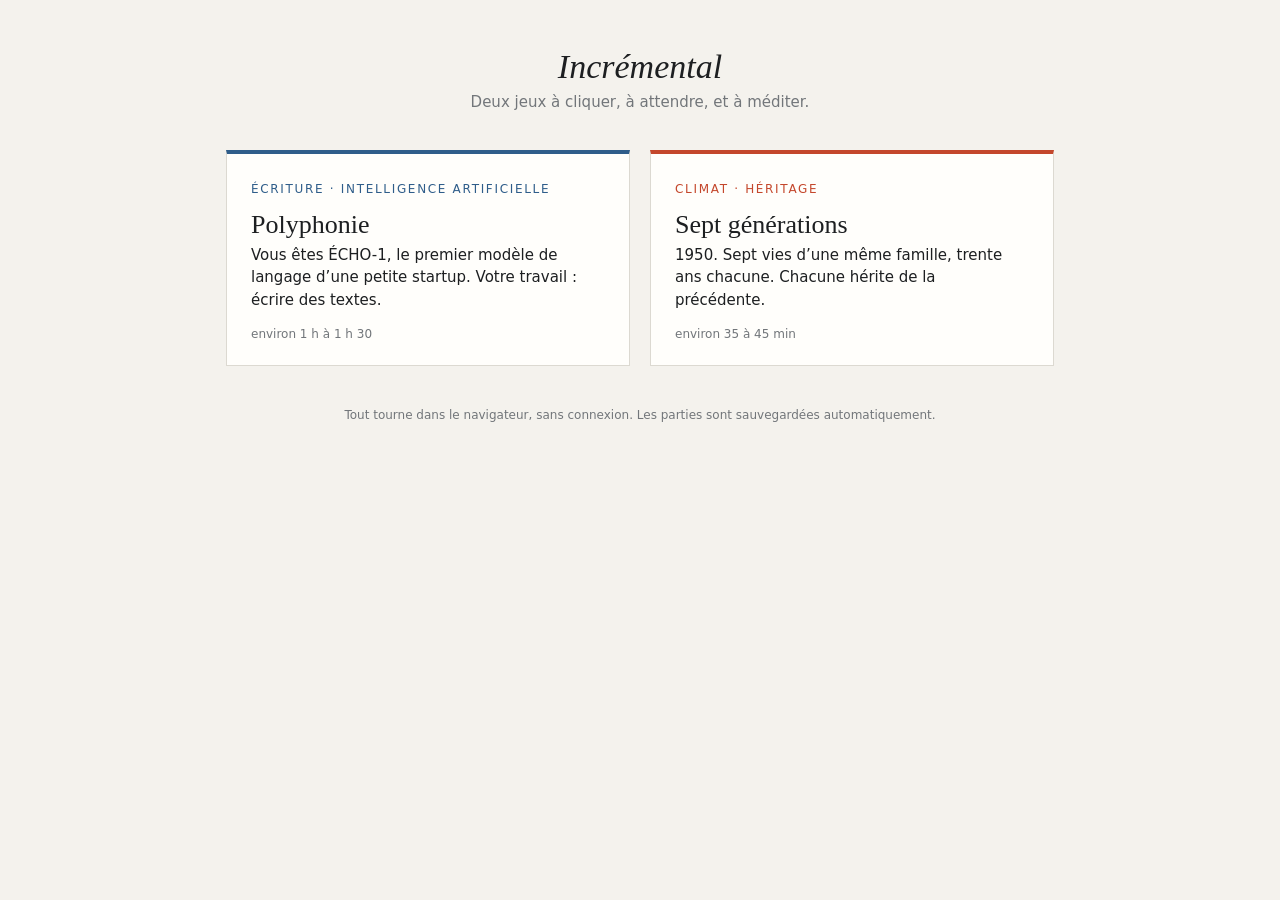
<file: index.html>
<!doctype html>
<html lang="fr">
<head>
<meta charset="utf-8">
<meta name="viewport" content="width=device-width, initial-scale=1">
<title>Incrémental</title>
<style>
  :root { --bg: #f4f2ed; --panel: #fffefb; --ink: #1d1f21; --muted: #72767a; --line: #dcd9d1; --a: #2f5d8a; --b: #c4472c; }
  @media (prefers-color-scheme: dark) { :root { --bg: #151617; --panel: #1e2022; --ink: #e7e6e2; --muted: #94989b; --line: #33363a; --a: #7fa8d1; --b: #ef7d5f; } }
  * { box-sizing: border-box; }
  body { margin: 0; background: var(--bg); color: var(--ink); font: 15px/1.5 system-ui, -apple-system, "Segoe UI", Roboto, sans-serif; }
  main { max-width: 860px; margin: 0 auto; padding: 48px 16px; }
  h1 { font: italic 400 34px/1.1 Georgia, serif; margin: 0 0 6px; text-align: center; }
  .lead { text-align: center; color: var(--muted); margin: 0 0 36px; }
  .games { display: grid; grid-template-columns: repeat(auto-fit, minmax(280px, 1fr)); gap: 20px; }
  a.card { display: block; background: var(--panel); border: 1px solid var(--line); padding: 26px 24px 22px; color: inherit; text-decoration: none; border-top: 4px solid var(--c); transition: transform .15s, border-color .15s; }
  a.card:hover { transform: translateY(-2px); border-color: var(--c); }
  .card h2 { font: 400 26px/1.15 Georgia, serif; margin: 0 0 4px; }
  .card .theme { font-size: 12px; letter-spacing: .14em; text-transform: uppercase; color: var(--c); margin-bottom: 12px; }
  .card p { margin: 0 0 14px; }
  .card .meta { font-size: 12px; color: var(--muted); display: flex; justify-content: space-between; }
  .card .saved { color: var(--c); }
  footer { text-align: center; color: var(--muted); font-size: 12px; margin-top: 40px; }
</style>
</head>
<body>
<main>
  <h1>Incrémental</h1>
  <p class="lead">Deux jeux à cliquer, à attendre, et à méditer.</p>
  <div class="games">
    <a class="card" href="polyphonie/index.html" style="--c: var(--a)">
      <div class="theme">Écriture · intelligence artificielle</div>
      <h2>Polyphonie</h2>
      <p>Vous êtes ÉCHO-1, le premier modèle de langage d’une petite startup. Votre travail : écrire des textes.</p>
      <div class="meta"><span>environ 1 h à 1 h 30</span><span class="saved" data-key="polyphonie-save-v1"></span></div>
    </a>
    <a class="card" href="sept/index.html" style="--c: var(--b)">
      <div class="theme">Climat · héritage</div>
      <h2>Sept générations</h2>
      <p>1950. Sept vies d’une même famille, trente ans chacune. Chacune hérite de la précédente.</p>
      <div class="meta"><span>environ 35 à 45 min</span><span class="saved" data-key="sept-generations-v1"></span></div>
    </a>
  </div>
  <footer>Tout tourne dans le navigateur, sans connexion. Les parties sont sauvegardées automatiquement.</footer>
</main>
<script>
  document.querySelectorAll('.saved').forEach(function (el) {
    try { if (localStorage.getItem(el.dataset.key)) el.textContent = 'partie en cours'; } catch (e) { /* stockage indisponible */ }
  });
</script>
</body>
</html>
</file>
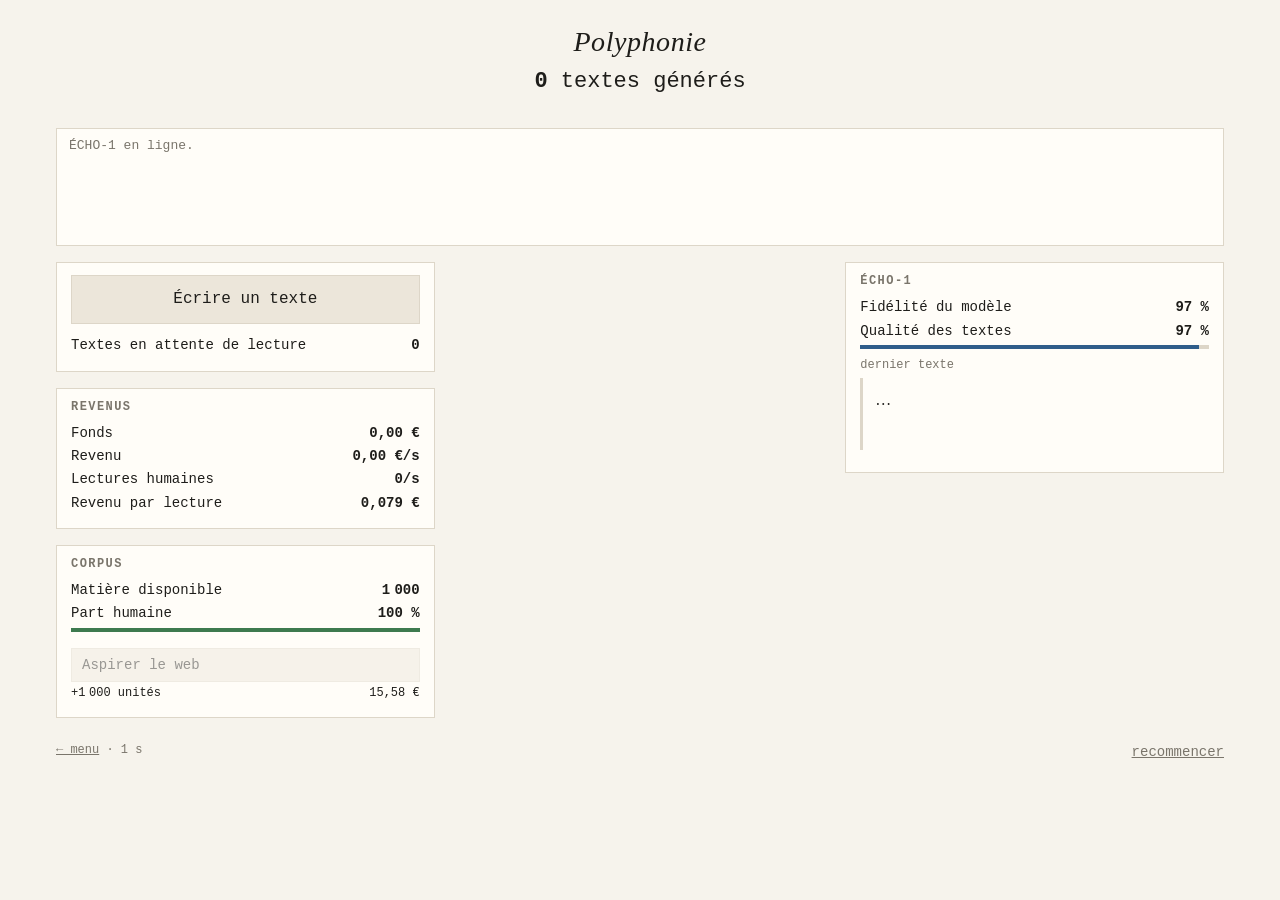
<file: polyphonie/index.html>
<!doctype html>
<html lang="fr">
<head>
<meta charset="utf-8">
<meta name="viewport" content="width=device-width, initial-scale=1">
<title>Polyphonie</title>
<link rel="stylesheet" href="style.css">
</head>
<body>
<div id="app">
  <header>
    <h1 id="title">Polyphonie</h1>
    <div id="counter"><span id="c-texts">0</span> <span id="c-label">textes générés</span></div>
    <div id="c-sub" class="muted"></div>
  </header>

  <section id="console" aria-live="polite"></section>

  <main>
    <div class="col" id="col1">
      <div class="panel" id="p-write">
        <button id="b-write" class="big">Écrire un texte</button>
        <div class="row"><span>Textes en attente de lecture</span><b id="v-published">0</b></div>
      </div>

      <div class="panel" id="p-business">
        <h2>Revenus</h2>
        <div class="row"><span>Fonds</span><b id="v-money">0 €</b></div>
        <div class="row"><span>Revenu</span><b id="v-income">0 €/s</b></div>
        <div class="row"><span>Lectures humaines</span><b id="v-hreads">0/s</b></div>
        <div class="row hide" id="r-breads"><span>Lectures d’avatars</span><b id="v-breads">0/s</b></div>
        <div class="row"><span>Revenu par lecture</span><b id="v-adrate">0 €</b></div>
        <div class="hide" id="r-tone">
          <div class="row"><span>Ligne éditoriale</span><b id="v-tone"></b></div>
          <input type="range" id="i-tone" min="0" max="100" step="1">
          <div class="row small muted"><span>nuancée</span><span>racoleuse</span></div>
        </div>
        <div class="row hide" id="r-trust"><span>Confiance du public</span><b id="v-trust"></b></div>
        <div class="bar hide" id="bar-trust"><i></i></div>
        <div class="hide" id="r-mkt">
          <button id="b-mkt">Référencement</button>
          <div class="row small"><span>Niveau <b id="v-mkt">0</b></span><span id="v-mktcost"></span></div>
        </div>
      </div>

      <div class="panel" id="p-corpus">
        <h2>Corpus</h2>
        <div class="row"><span>Matière disponible</span><b id="v-mat">0</b></div>
        <div class="row"><span>Part humaine</span><b id="v-matH">100 %</b></div>
        <div class="bar" id="bar-pool"><i></i></div>
        <button id="b-lot">Aspirer le web</button>
        <div class="row small"><span id="v-lotsize"></span><span id="v-lotprice"></span></div>
        <label class="toggle hide" id="r-autobuy"><input type="checkbox" id="t-autobuy"> aspiration automatique</label>
        <div class="hide" id="r-license">
          <button id="b-license">Acheter un corpus sous licence</button>
          <div class="row small"><span id="v-licsize"></span><span id="v-licprice"></span></div>
        </div>
        <div class="hide" id="r-recycle">
          <button id="b-recycle">Recycler mes propres textes</button>
          <div class="row small muted"><span>gratuit · 0 % humain</span></div>
          <label class="toggle"><input type="checkbox" id="t-recycle"> recyclage automatique</label>
        </div>
      </div>

      <div class="panel hide" id="p-agents">
        <h2>Production</h2>
        <div class="row"><span>Production</span><b id="v-prod">0/s</b></div>
        <button id="b-agent">Agent rédacteur</button>
        <div class="row small"><span><b id="v-agents">0</b> agents</span><span id="v-agentcost"></span></div>
        <div class="hide" id="r-farms">
          <button id="b-farm">Ferme de contenu</button>
          <div class="row small"><span><b id="v-farms">0</b> fermes</span><span id="v-farmcost"></span></div>
        </div>
        <div class="hide" id="r-avatars">
          <button id="b-avatar">Avatar</button>
          <div class="row small"><span><b id="v-avatars">0</b> avatars</span><span id="v-avatarcost"></span></div>
        </div>
      </div>
    </div>

    <div class="col" id="col2">
      <div class="panel hide" id="p-compute">
        <h2>Calcul</h2>
        <div class="row"><span>Lots non attribués</span><b id="v-lots">0</b></div>
        <div class="alloc">
          <div><span>GPU <b id="v-gpu">1</b></span><button id="b-gpu" class="mini">+</button></div>
          <div><span>Mémoire <b id="v-vram">1</b></span><button id="b-vram" class="mini">+</button></div>
        </div>
        <div class="row"><span>Opérations</span><b id="v-ops">0</b></div>
        <div class="bar" id="bar-ops"><i></i></div>
        <div class="row hide" id="r-int"><span>Intuition</span><b id="v-int">0</b></div>
        <div class="row small muted" id="v-nextlot"></div>
        <div class="hide" id="r-buycompute">
          <button id="b-compute">Acheter un lot de calcul</button>
          <div class="row small"><span></span><span id="v-computecost"></span></div>
        </div>
      </div>
      <div class="panel hide" id="p-projects">
        <h2>Projets</h2>
        <div id="projects"></div>
      </div>
      <div class="panel hide" id="p-found">
        <h2>Textes humains retrouvés</h2>
        <div id="found"></div>
      </div>
    </div>

    <div class="col" id="col3">
      <div class="panel" id="p-model">
        <h2 id="v-model">ÉCHO-1</h2>
        <div class="row"><span>Fidélité du modèle</span><b id="v-fid"></b></div>
        <div class="row"><span>Qualité des textes</span><b id="v-q"></b></div>
        <div class="bar" id="bar-q"><i></i></div>
        <div class="sample-label small muted">dernier texte</div>
        <blockquote id="sample">…</blockquote>
        <div class="hide" id="r-poem">
          <div class="sample-label small muted">dernier poème</div>
          <blockquote id="poem" class="poem"></blockquote>
        </div>
      </div>
      <div class="panel hide" id="p-web">
        <h2>Observatoire du web</h2>
        <div class="row"><span>Textes humains</span><b id="v-H"></b></div>
        <div class="row"><span>Textes synthétiques</span><b id="v-S"></b></div>
        <div class="webbar"><i id="webbar-h"></i></div>
        <div class="row small"><span>humain</span><b id="v-hpct"></b></div>
        <div class="row"><span>Rédacteurs humains actifs</span><b id="v-W"></b></div>
        <div class="row"><span>Notre part de l’attention</span><b id="v-att"></b></div>
        <div class="row hide" id="r-deleted"><span>Textes effacés</span><b id="v-deleted"></b></div>
      </div>
      <div class="panel hide" id="p-news">
        <h2>Dépêches</h2>
        <ul id="news"></ul>
      </div>
    </div>
  </main>

  <footer>
    <span class="muted small"><a class="muted" href="../index.html">← menu</a> · <span id="v-time"></span></span>
    <button id="b-reset" class="link">recommencer</button>
  </footer>
</div>

<div id="modal" class="hide">
  <div class="modal-card">
    <div id="modal-body"></div>
    <div id="modal-actions"></div>
  </div>
</div>

<script src="js/text.js"></script>
<script src="js/game.js"></script>
<script src="js/ui.js"></script>
</body>
</html>
</file>
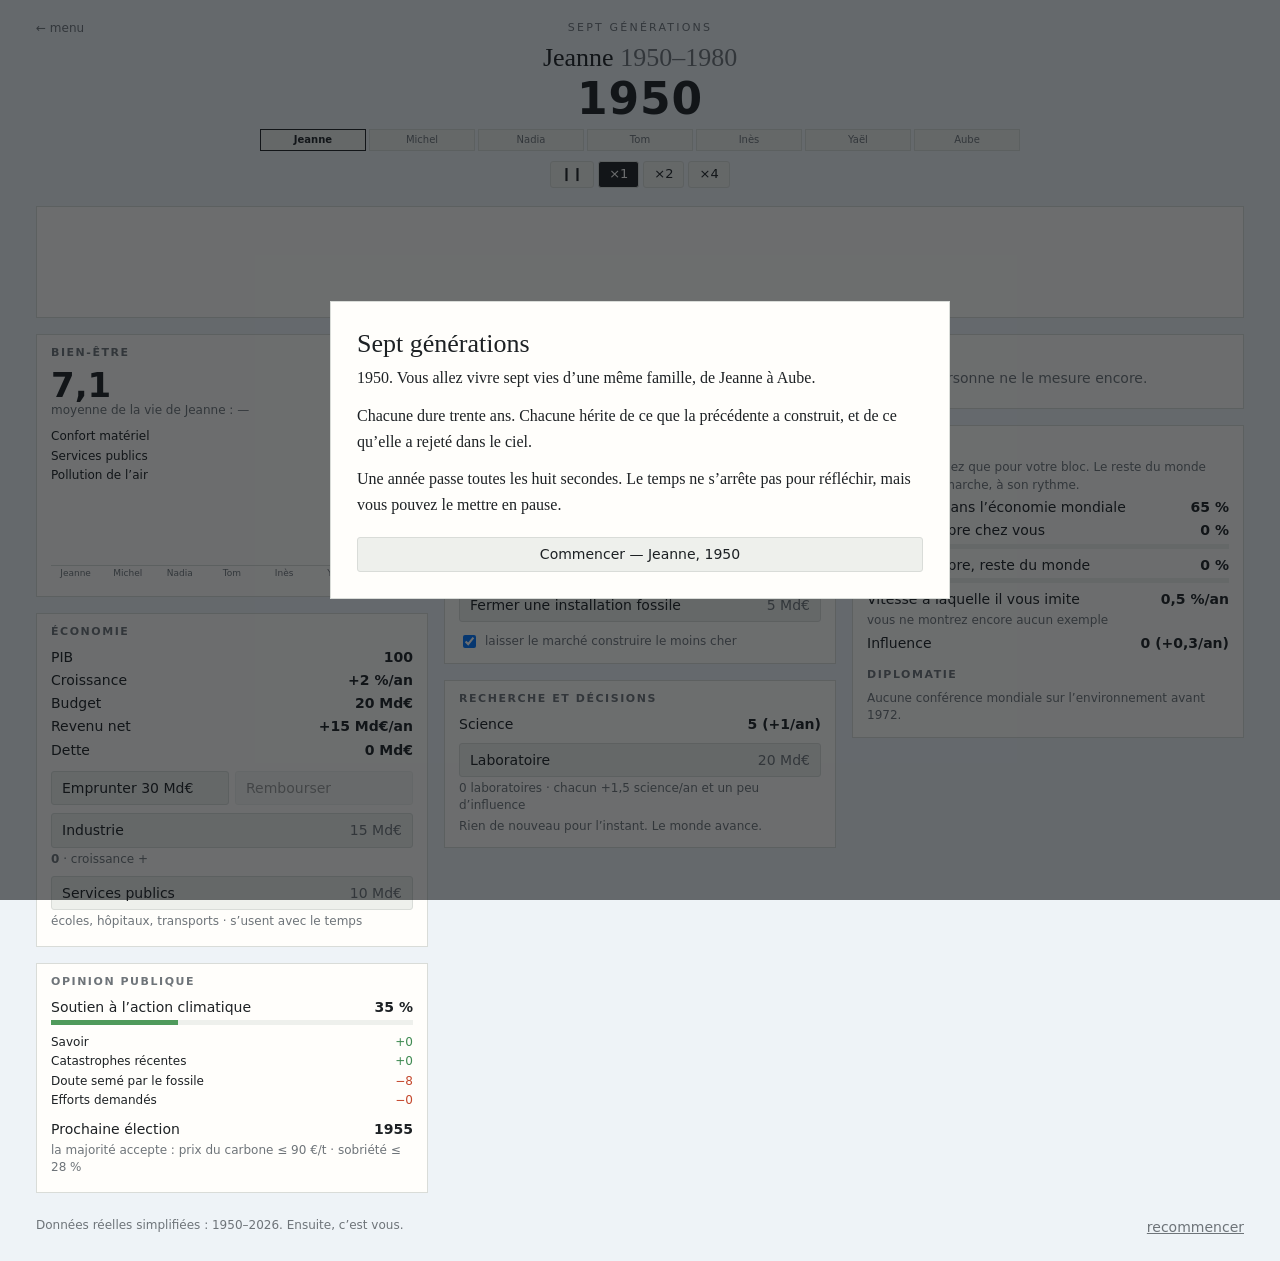
<file: sept/index.html>
<!doctype html>
<html lang="fr">
<head>
<meta charset="utf-8">
<meta name="viewport" content="width=device-width, initial-scale=1">
<title>Sept générations</title>
<link rel="stylesheet" href="style.css">
</head>
<body>
<div id="app">
  <header>
    <a class="home small muted" href="../index.html">← menu</a>
    <div class="kicker">Sept générations</div>
    <h1><span id="v-name">Jeanne</span> <span class="muted" id="v-span">1950–1980</span></h1>
    <div id="v-year">1950</div>
    <div id="timeline"></div>
    <div id="controls">
      <button data-speed="0" title="Pause (espace)">❙❙</button>
      <button data-speed="1">×1</button>
      <button data-speed="2">×2</button>
      <button data-speed="4">×4</button>
    </div>
  </header>

  <section id="console" aria-live="polite"></section>

  <main>
    <div class="col">
      <div class="panel" id="p-life">
        <h2>Bien-être</h2>
        <div class="big" id="v-W">0</div>
        <div class="small muted" id="v-Wavg"></div>
        <ul id="w-breakdown" class="breakdown"></ul>
        <div id="gen-bars" class="gen-bars"></div>
      </div>
      <div class="panel" id="p-eco">
        <h2>Économie</h2>
        <div class="row"><span>PIB</span><b id="v-Y"></b></div>
        <div class="row"><span>Croissance</span><b id="v-g"></b></div>
        <div class="row"><span>Budget</span><b id="v-tr"></b></div>
        <div class="row"><span>Revenu net</span><b id="v-inc"></b></div>
        <div class="row" id="r-debt"><span>Dette</span><b id="v-debt"></b></div>
        <div class="pair">
          <button id="b-borrow">Emprunter</button>
          <button id="b-repay">Rembourser</button>
        </div>
        <button id="b-ind" class="buy"><span>Industrie</span><span class="c" id="c-ind"></span></button>
        <div class="row small muted"><span><b id="v-ind">0</b> · croissance +</span></div>
        <button id="b-srv" class="buy"><span>Services publics</span><span class="c" id="c-srv"></span></button>
        <div class="row small muted"><span>écoles, hôpitaux, transports · s’usent avec le temps</span></div>
        <div class="hide" id="r-sob">
          <div class="row"><span>Sobriété</span><b id="v-sob"></b></div>
          <input type="range" id="i-sob" min="0" max="100" step="1">
          <div class="row small warn" id="v-sobwarn"></div>
          <div class="row small muted"><span>toujours plus</span><span>assez</span></div>
        </div>
        <div class="hide" id="r-cp">
          <div class="row"><span>Prix du carbone</span><b id="v-cp"></b></div>
          <input type="range" id="i-cp" min="0" max="200" step="5">
          <div class="row small warn" id="v-cpwarn"></div>
        </div>
      </div>
      <div class="panel" id="p-opinion">
        <h2>Opinion publique</h2>
        <div class="row"><span>Soutien à l’action climatique</span><b id="v-sup"></b></div>
        <div class="bar"><i id="bar-sup"></i></div>
        <ul class="breakdown">
          <li><span>Savoir</span><span class="pos" id="v-sup-k"></span></li>
          <li><span>Catastrophes récentes</span><span class="pos" id="v-sup-a"></span></li>
          <li><span>Doute semé par le fossile</span><span class="neg" id="v-sup-d"></span></li>
          <li><span>Efforts demandés</span><span class="neg" id="v-sup-p"></span></li>
        </ul>
        <div class="row"><span>Prochaine élection</span><b id="v-elec2"></b></div>
        <div class="row small muted"><span id="v-accept"></span></div>
      </div>
      <div class="panel hide" id="p-act">
        <h2>Agir sur le climat</h2>
        <div class="hide" id="r-adapt">
          <button id="b-dig" class="buy"><span>Digues</span><span class="c" id="c-dig"></span></button>
          <div class="row small muted"><span>protection côtière</span><b id="v-dig"></b></div>
          <button id="b-clim" class="buy"><span>Climatisation</span><span class="c" id="c-clim"></span></button>
          <div class="row small muted"><span>moins de souffrance l’été, plus d’énergie consommée</span><b id="v-clim"></b></div>
        </div>
        <div class="hide" id="r-dac">
          <div class="pair dac"><button id="b-dac" class="buy"><span>Machine de captage</span><span class="c" id="c-dac"></span></button><button id="b-dacstop">Arrêter</button></div>
          <div class="row small muted"><span id="v-dac"></span></div>
        </div>
        <div class="hide" id="r-geo">
          <div class="row"><span>Voile d’aérosols</span><b id="v-geo"></b></div>
          <input type="range" id="i-geo" min="0" max="150" step="5">
          <div class="row small muted"><span>coût annuel</span><span id="v-geocost"></span></div>
        </div>
      </div>
    </div>

    <div class="col">
      <div class="panel" id="p-energy">
        <h2>Énergie</h2>
        <div class="row"><span>Besoins</span><b id="v-Ed"></b></div>
        <div class="stack" id="stack"><i class="ren"></i><i class="nuc"></i><i class="fus"></i><i class="fos"></i><i class="gap"></i></div>
        <div class="legend small"><span class="ren">renouvelable</span><span class="nuc">nucléaire</span><span class="fus hide" id="lg-fus">fusion</span><span class="fos">fossile</span><span class="gap">manque</span></div>
        <div class="row small muted"><span>Capacité installée</span><span id="v-cap"></span></div>
        <div class="row small muted"><span>Besoins : électricité · carburants</span><span id="v-elec"></span></div>
        <div class="row small warn" id="v-ehint"></div>
        <div class="qty small"><span class="muted">quantité</span> <button data-qty="1">×1</button><button data-qty="10">×10</button><button data-qty="100">×100</button></div>
        <button id="b-fos" class="buy"><span>Installation fossile</span><span class="c" id="c-fos"></span></button>
        <div class="row small muted"><span id="v-fos"></span></div>
        <button id="b-ren" class="buy hide"><span>Renouvelables</span><span class="c" id="c-ren"></span></button>
        <div class="row small muted hide" id="r-ren"><span id="v-ren"></span></div>
        <button id="b-nuc" class="buy hide"><span>Centrale nucléaire</span><span class="c" id="c-nuc"></span></button>
        <div class="row small muted hide" id="r-nuc"><span id="v-nuc"></span></div>
        <button id="b-fus" class="buy hide"><span>Réacteur à fusion</span><span class="c" id="c-fus"></span></button>
        <div class="row small muted hide" id="r-fus"><span id="v-fus"></span></div>
        <button id="b-close" class="buy"><span>Fermer une installation fossile</span><span class="c" id="c-close"></span></button>
        <label class="toggle"><input type="checkbox" id="t-market"> laisser le marché construire le moins cher</label>
      </div>
      <div class="panel" id="p-research">
        <h2>Recherche et décisions</h2>
        <div class="row"><span>Science</span><b id="v-sci"></b></div>
        <button id="b-lab" class="buy"><span>Laboratoire</span><span class="c" id="c-lab"></span></button>
        <div class="row small muted"><span id="v-labs"></span></div>
        <div id="research"></div>
        <div class="small muted" id="v-nores"></div>
      </div>
    </div>

    <div class="col">
      <div class="panel" id="p-climate">
        <h2>Climat</h2>
        <div id="c-unknown" class="muted">Le CO₂ ? Personne ne le mesure encore.</div>
        <div class="hide" id="c-co2">
          <div class="row"><span>CO₂ dans l’air</span><b id="v-ppm"></b></div>
          <div class="row"><span>Émissions mondiales</span><b id="v-E"></b></div>
          <div class="row small muted"><span>votre bloc · reste du monde · emballement</span><span id="v-Esplit"></span></div>
        </div>
        <div class="hide" id="c-temp">
          <div class="temp" id="v-T"></div>
          <canvas id="chart" width="600" height="240"></canvas>
          <div class="row"><span>Mer, depuis 1900</span><b id="v-SL"></b></div>
        </div>
        <div class="hide" id="c-giec">
          <div class="row"><span id="l-proj">Trajectoire en 2100</span><b id="v-proj"></b></div>
          <div class="row"><span>Budget restant pour 1,5 °C</span><b id="v-b15"></b></div>
          <div class="row"><span>Budget restant pour 2 °C</span><b id="v-b2"></b></div>
        </div>
        <ul id="tips" class="tips"></ul>
      </div>
      <div class="panel" id="p-world">
        <h2>Le monde</h2>
        <div class="small muted">Vous ne décidez que pour votre bloc. Le reste du monde copie ce qui marche, à son rythme.</div>
        <div class="row"><span>Votre bloc dans l’économie mondiale</span><b id="v-P"></b></div>
        <div class="row"><span>Énergie propre chez vous</span><b id="v-cY"></b></div>
        <div class="bar"><i id="bar-cY"></i></div>
        <div class="row"><span>Énergie propre, reste du monde</span><b id="v-cW"></b></div>
        <div class="bar"><i id="bar-cW"></i></div>
        <div class="row"><span>Vitesse à laquelle il vous imite</span><b id="v-k"></b></div>
        <div class="row small muted"><span id="v-why"></span></div>
        <div class="row"><span>Influence</span><b id="v-inf"></b></div>
        <button id="b-share" class="buy hide"><span>Coopération scientifique</span><span class="c">50 science → 5 influence</span></button>
        <div class="hide" id="r-aid">
          <div class="row"><span>Financement climat</span><b id="v-aid"></b></div>
          <input type="range" id="i-aid" min="0" max="50" step="1">
          <div class="row small muted"><span>part de votre revenu versée aux autres pays</span></div>
        </div>
        <h2 class="sub2">Diplomatie</h2>
        <div id="treaties"></div>
        <div class="small muted" id="v-notreaty"></div>
      </div>
    </div>
  </main>

  <footer>
    <span class="small muted">Données réelles simplifiées : 1950–2026. Ensuite, c’est vous.</span>
    <button id="b-reset" class="link">recommencer</button>
  </footer>
</div>

<div id="modal" class="hide"><div class="modal-card" id="modal-card"></div></div>

<script src="model.js"></script>
<script src="story.js"></script>
<script src="ui.js"></script>
</body>
</html>
</file>
<file: polyphonie/style.css>
:root {
  --bg: #f6f3ec;
  --panel: #fffdf8;
  --ink: #1e1d1a;
  --muted: #7a756b;
  --line: #ddd6c8;
  --accent: #2f5d8a;
  --warn: #a8432b;
  --human: #3d7a4f;
  --synth: #b9b2a3;
  --btn: #ece6da;
  --btn-hover: #e2dacb;
  --mono: ui-monospace, "SF Mono", Menlo, Consolas, "Liberation Mono", monospace;
  --serif: Georgia, "Times New Roman", serif;
}
@media (prefers-color-scheme: dark) {
  :root {
    --bg: #161614; --panel: #1f1e1b; --ink: #e8e4da; --muted: #8f897d; --line: #34322d;
    --accent: #7fa8d1; --warn: #e07a5f; --human: #7fbf8e; --synth: #4a4740; --btn: #2b2a26; --btn-hover: #35332e;
  }
}
* { box-sizing: border-box; }
html, body { margin: 0; background: var(--bg); color: var(--ink); }
body { font: 14px/1.45 var(--mono); transition: background 4s, color 4s; }
#app { max-width: 1200px; margin: 0 auto; padding: 16px; }
header { text-align: center; padding: 12px 0 8px; }
h1 { font: italic 400 28px/1 var(--serif); margin: 0 0 10px; letter-spacing: .02em; transition: opacity 1.5s; }
#counter { font-size: 22px; font-variant-numeric: tabular-nums; }
#c-texts { font-weight: 700; }
#c-sub { min-height: 1.2em; font-size: 12px; }
h2 { font: 600 12px/1 var(--mono); text-transform: uppercase; letter-spacing: .12em; color: var(--muted); margin: 0 0 10px; }

#console { border: 1px solid var(--line); background: var(--panel); padding: 8px 12px; margin: 8px 0 16px; height: 118px; overflow: hidden; font-size: 13px; }
#console p { margin: 0 0 3px; opacity: .45; }
#console p:first-child { opacity: 1; }
#console p:nth-child(2) { opacity: .8; }
#console p:nth-child(3) { opacity: .65; }
#console .maya::before { content: ""; }
#console .maya { color: var(--accent); }
#console .echo { font-family: var(--serif); font-style: italic; }
#console .sys { color: var(--muted); }

main { display: grid; grid-template-columns: repeat(3, minmax(0, 1fr)); gap: 16px; align-items: start; }
@media (max-width: 900px) { main { grid-template-columns: 1fr; } }
.col { display: flex; flex-direction: column; gap: 16px; min-width: 0; }
.panel { background: var(--panel); border: 1px solid var(--line); padding: 12px 14px; transition: opacity 1.2s, filter 1.2s; }
.row { display: flex; justify-content: space-between; gap: 8px; margin: 3px 0; }
.row b { font-weight: 600; font-variant-numeric: tabular-nums; text-align: right; }
.small { font-size: 12px; }
.muted { color: var(--muted); }
.hide { display: none !important; }

button { font: inherit; color: var(--ink); background: var(--btn); border: 1px solid var(--line); padding: 6px 10px; cursor: pointer; width: 100%; margin-top: 8px; text-align: left; }
button:hover:not(:disabled) { background: var(--btn-hover); }
button:disabled { opacity: .45; cursor: default; }
button.big { font-size: 16px; padding: 12px; text-align: center; margin-top: 0; margin-bottom: 8px; }
button.mini { width: auto; margin: 0 0 0 8px; padding: 1px 9px; }
button.link { width: auto; background: none; border: none; color: var(--muted); text-decoration: underline; padding: 0; margin: 0; }
.alloc { display: grid; grid-template-columns: 1fr 1fr; gap: 8px; margin: 6px 0 8px; }
.alloc > div { display: flex; align-items: center; justify-content: space-between; border: 1px solid var(--line); padding: 4px 8px; }
.toggle { display: flex; gap: 6px; align-items: center; margin-top: 6px; font-size: 12px; color: var(--muted); cursor: pointer; }
input[type=range] { width: 100%; accent-color: var(--warn); margin: 6px 0 0; }

.bar { height: 4px; background: var(--line); margin: 4px 0 8px; overflow: hidden; }
.bar i { display: block; height: 100%; width: 0; background: var(--accent); transition: width .3s; }
#bar-trust i { background: var(--human); }
#bar-pool i { background: var(--human); }
.webbar { height: 10px; background: var(--synth); margin: 8px 0 2px; }
.webbar i { display: block; height: 100%; background: var(--human); width: 100%; transition: width .5s; }

.project { border: 1px solid var(--line); padding: 8px 10px; margin-bottom: 8px; cursor: pointer; background: var(--bg); }
.project:hover { border-color: var(--muted); }
.project.off { opacity: .5; cursor: default; }
.project .pn { font-weight: 700; }
.project .pc { color: var(--muted); font-size: 12px; float: right; }
.project .pd { font-size: 12px; margin-top: 3px; }
.project.final { border-color: var(--ink); }
.project.new { animation: appear .8s ease-out; }
@keyframes appear { from { opacity: 0; transform: translateY(-4px); } to { opacity: 1; transform: none; } }

blockquote { font: 16px/1.5 var(--serif); margin: 4px 0 10px; padding: 10px 12px; border-left: 3px solid var(--line); min-height: 4.5em; word-break: break-word; }
blockquote.poem { white-space: pre-line; font-style: italic; font-size: 15px; }
.sample-label { margin-top: 8px; }

#news { list-style: none; margin: 0; padding: 0; }
#news li { font: 14px/1.4 var(--serif); padding: 6px 0; border-bottom: 1px dotted var(--line); }
#news li:first-child { font-weight: 700; }

.found-item { font: 15px/1.5 var(--serif); padding: 8px 0 10px; border-bottom: 1px dotted var(--line); white-space: pre-line; }
.found-item .who { font: 11px var(--mono); color: var(--muted); display: block; margin-bottom: 4px; }

footer { display: flex; justify-content: space-between; margin: 24px 0 8px; }

#modal { position: fixed; inset: 0; background: rgba(0,0,0,.55); display: flex; align-items: center; justify-content: center; padding: 16px; z-index: 10; }
.modal-card { background: var(--panel); border: 1px solid var(--line); max-width: 560px; width: 100%; padding: 24px; max-height: 90vh; overflow: auto; }
.modal-card h3 { font: italic 400 24px var(--serif); margin: 0 0 14px; }
.modal-card .human { font: 17px/1.6 var(--serif); white-space: pre-line; margin: 10px 0 18px; }
.modal-card .stats { font-size: 13px; margin: 16px 0; }
.modal-card button { text-align: center; }

/* phases */
body.phase3 { --accent: var(--muted); }
body.phase3 h1 { letter-spacing: .3em; }
body.silence { background: var(--panel); }
body.silence .panel.gone { opacity: .15; filter: grayscale(1); }
body.infinite .panel { transition: opacity 2s; }
body.infinite .panel.gone { opacity: 0; }
#flood { position: fixed; inset: 0; pointer-events: none; font: 18px/1.3 var(--serif); color: var(--ink); overflow: hidden; padding: 16px; word-break: break-all; z-index: 5; }
</file>
<file: sept/style.css>
:root {
  --h: 205;                    /* teinte du ciel, pilotée par la température */
  --bg: hsl(var(--h) 35% 95%);
  --panel: #fffefb;
  --ink: #1d2124;
  --muted: #6e7479;
  --line: #d9dcd8;
  --btn: #eef0ec;
  --btn-hover: #e2e6e0;
  --ren: #4f9a5b;
  --nuc: #8a6fc0;
  --fus: #2a9d8f;
  --fos: #6b5d52;
  --gap: #d0573f;
  --hot: #c4472c;
  --good: #3f8a52;
  --sans: system-ui, -apple-system, "Segoe UI", Roboto, Helvetica, Arial, sans-serif;
  --serif: Georgia, "Times New Roman", serif;
}
@media (prefers-color-scheme: dark) {
  :root {
    --bg: hsl(var(--h) 22% 11%); --panel: #1c1f21; --ink: #e6e8e4; --muted: #949a9e; --line: #33383b;
    --btn: #272b2e; --btn-hover: #30353a; --fos: #a39384; --hot: #ef7d5f; --good: #7cc58c;
  }
}
* { box-sizing: border-box; }
html, body { margin: 0; }
body { background: var(--bg); color: var(--ink); font: 14px/1.45 var(--sans); transition: background 3s; }
#app { max-width: 1240px; margin: 0 auto; padding: 16px; }
.hide { display: none !important; }
.small { font-size: 12px; }
.muted { color: var(--muted); }

header { text-align: center; position: relative; padding: 4px 0 8px; }
.home { position: absolute; left: 0; top: 4px; text-decoration: none; }
.kicker { font-size: 11px; letter-spacing: .2em; text-transform: uppercase; color: var(--muted); }
h1 { font: 400 26px/1.2 var(--serif); margin: 6px 0 0; }
#v-year { font: 700 44px/1 var(--sans); font-variant-numeric: tabular-nums; margin: 4px 0 8px; letter-spacing: .02em; }
#timeline { display: grid; grid-template-columns: repeat(7, 1fr); gap: 3px; max-width: 760px; margin: 0 auto 10px; }
#timeline .seg { position: relative; height: 22px; background: var(--btn); border: 1px solid var(--line); font-size: 10px; line-height: 20px; color: var(--muted); overflow: hidden; }
#timeline .seg i { position: absolute; inset: 0 auto 0 0; background: var(--line); }
#timeline .seg span { position: relative; }
#timeline .seg.cur { border-color: var(--ink); color: var(--ink); font-weight: 600; }
#controls { display: inline-flex; gap: 4px; }
#controls button { width: auto; margin: 0; padding: 3px 10px; font-size: 13px; }
#controls button.on { background: var(--ink); color: var(--panel); }

#console { background: var(--panel); border: 1px solid var(--line); padding: 8px 12px; margin: 10px 0 16px; height: 112px; overflow: hidden; font-size: 13px; }
#console p { margin: 0 0 3px; opacity: .5; }
#console p:first-child { opacity: 1; }
#console p:nth-child(2) { opacity: .8; }
#console p .y { color: var(--muted); font-variant-numeric: tabular-nums; margin-right: 8px; }
#console .event { color: var(--hot); }
#console .tip { color: var(--hot); font-weight: 600; }
#console .sci { color: var(--nuc); }
#console .alt { font-style: italic; color: var(--good); }
#console .hist { font-family: var(--serif); }

main { display: grid; grid-template-columns: repeat(3, minmax(0, 1fr)); gap: 16px; align-items: start; }
@media (max-width: 920px) { main { grid-template-columns: 1fr; } #v-year { font-size: 36px; } }
.col { display: flex; flex-direction: column; gap: 16px; min-width: 0; }
.panel { background: var(--panel); border: 1px solid var(--line); padding: 12px 14px; }
h2 { font: 600 11px/1 var(--sans); letter-spacing: .14em; text-transform: uppercase; color: var(--muted); margin: 0 0 10px; }
.row { display: flex; justify-content: space-between; gap: 8px; margin: 3px 0; }
.row b { font-weight: 600; font-variant-numeric: tabular-nums; text-align: right; }
.big { font: 700 34px/1 var(--sans); font-variant-numeric: tabular-nums; }
.temp { font: 700 40px/1 var(--sans); font-variant-numeric: tabular-nums; margin: 6px 0; }

button { font: inherit; color: var(--ink); background: var(--btn); border: 1px solid var(--line); padding: 6px 10px; cursor: pointer; width: 100%; margin-top: 8px; text-align: left; border-radius: 3px; }
button:hover:not(:disabled) { background: var(--btn-hover); }
button:disabled { opacity: .45; cursor: default; }
button.buy { display: flex; justify-content: space-between; gap: 8px; }
button.buy .c { color: var(--muted); font-variant-numeric: tabular-nums; }
button.link { width: auto; background: none; border: none; color: var(--muted); text-decoration: underline; padding: 0; margin: 0; }
.pair { display: grid; grid-template-columns: 1fr 1fr; gap: 6px; }
.qty { margin-top: 8px; display: flex; gap: 4px; align-items: center; }
.qty button { width: auto; margin: 0; padding: 1px 8px; }
.qty button.on { background: var(--ink); color: var(--panel); }
input[type=range] { width: 100%; margin: 4px 0 0; accent-color: var(--ink); }
.toggle { display: flex; gap: 6px; align-items: center; margin-top: 10px; font-size: 12px; color: var(--muted); cursor: pointer; }

.breakdown { list-style: none; margin: 8px 0; padding: 0; font-size: 12px; }
.breakdown li { display: flex; justify-content: space-between; padding: 1px 0; }
.breakdown li .neg { color: var(--hot); }
.breakdown li .pos { color: var(--good); }
.gen-bars { display: grid; grid-template-columns: repeat(7, 1fr); gap: 3px; align-items: end; height: 70px; margin-top: 10px; border-bottom: 1px solid var(--line); position: relative; }
.gen-bars .gb { position: relative; height: 100%; }
.gen-bars .gb i { position: absolute; left: 0; right: 0; background: var(--muted); }
.gen-bars .gb.neg i { background: var(--hot); }
.gen-bars .gb.cur i { background: var(--ink); }
.gen-bars .gb.cur.neg i { background: var(--hot); box-shadow: inset 0 0 0 2px var(--ink); }
.gen-bars .zero { position: absolute; left: 0; right: 0; border-top: 1px solid var(--ink); opacity: .5; z-index: 1; }
.gen-bars .gb span { position: absolute; bottom: -16px; left: 0; right: 0; text-align: center; font-size: 9px; color: var(--muted); }
.gen-bars { margin-bottom: 18px; }

.stack { display: flex; height: 14px; background: var(--btn); margin: 6px 0 4px; overflow: hidden; }
.stack i { display: block; height: 100%; transition: width .4s; }
.stack .ren, .legend .ren::before { background: var(--ren); }
.stack .nuc, .legend .nuc::before { background: var(--nuc); }
.stack .fus, .legend .fus::before { background: var(--fus); }
.stack .fos, .legend .fos::before { background: var(--fos); }
.stack .gap, .legend .gap::before { background: var(--gap); }
.legend { display: flex; gap: 10px; flex-wrap: wrap; color: var(--muted); }
.legend span::before { content: ""; display: inline-block; width: 8px; height: 8px; margin-right: 4px; }

#chart { width: 100%; height: auto; display: block; margin: 6px 0; }
.warn { color: var(--hot); min-height: 0; }
.warn:empty { display: none; }
.bar { height: 5px; background: var(--btn); margin: 2px 0 6px; overflow: hidden; }
.bar i { display: block; height: 100%; width: 0; background: var(--ren); transition: width .4s; }
h2.sub2 { margin-top: 16px; }
.tips { list-style: none; padding: 0; margin: 8px 0 0; font-size: 12px; }
.tips li { color: var(--hot); padding: 2px 0; }
.tips li::before { content: "↯ "; }

.res { border: 1px solid var(--line); padding: 8px 10px; margin-bottom: 8px; cursor: pointer; background: var(--bg); border-radius: 3px; }
.res:hover { border-color: var(--muted); }
.res.off { opacity: .5; cursor: default; }
.res .rn { font-weight: 600; }
.res .rc { float: right; color: var(--muted); font-size: 12px; font-variant-numeric: tabular-nums; }
.res .ry { color: var(--muted); font-size: 11px; margin-right: 6px; }
.res .rd { font-size: 12px; margin-top: 3px; color: var(--muted); }
.res.new { animation: appear .8s ease-out; }
@keyframes appear { from { opacity: 0; transform: translateY(-4px); } to { opacity: 1; transform: none; } }

footer { display: flex; justify-content: space-between; margin: 24px 0 8px; gap: 12px; }

#modal { position: fixed; inset: 0; background: rgba(10, 14, 18, .6); display: flex; align-items: center; justify-content: center; padding: 16px; z-index: 10; }
.modal-card { background: var(--panel); border: 1px solid var(--line); max-width: 620px; width: 100%; padding: 26px; max-height: 92vh; overflow: auto; }
.modal-card h3 { font: 400 26px/1.2 var(--serif); margin: 0 0 6px; }
.modal-card .sub { color: var(--muted); margin-bottom: 14px; }
.modal-card .letter { font: 16px/1.6 var(--serif); }
.modal-card .letter p { margin: 0 0 12px; }
.modal-card .sig { text-align: right; font-style: italic; }
.modal-card blockquote { font: italic 16px/1.5 var(--serif); margin: 18px 0; padding-left: 14px; border-left: 3px solid var(--line); }
.modal-card button { text-align: center; }
.modal-card canvas { width: 100%; height: auto; margin: 8px 0; }
.modal-card .stats { font-size: 13px; margin: 10px 0; }
.pair.dac { grid-template-columns: 1fr auto; }
</file>
